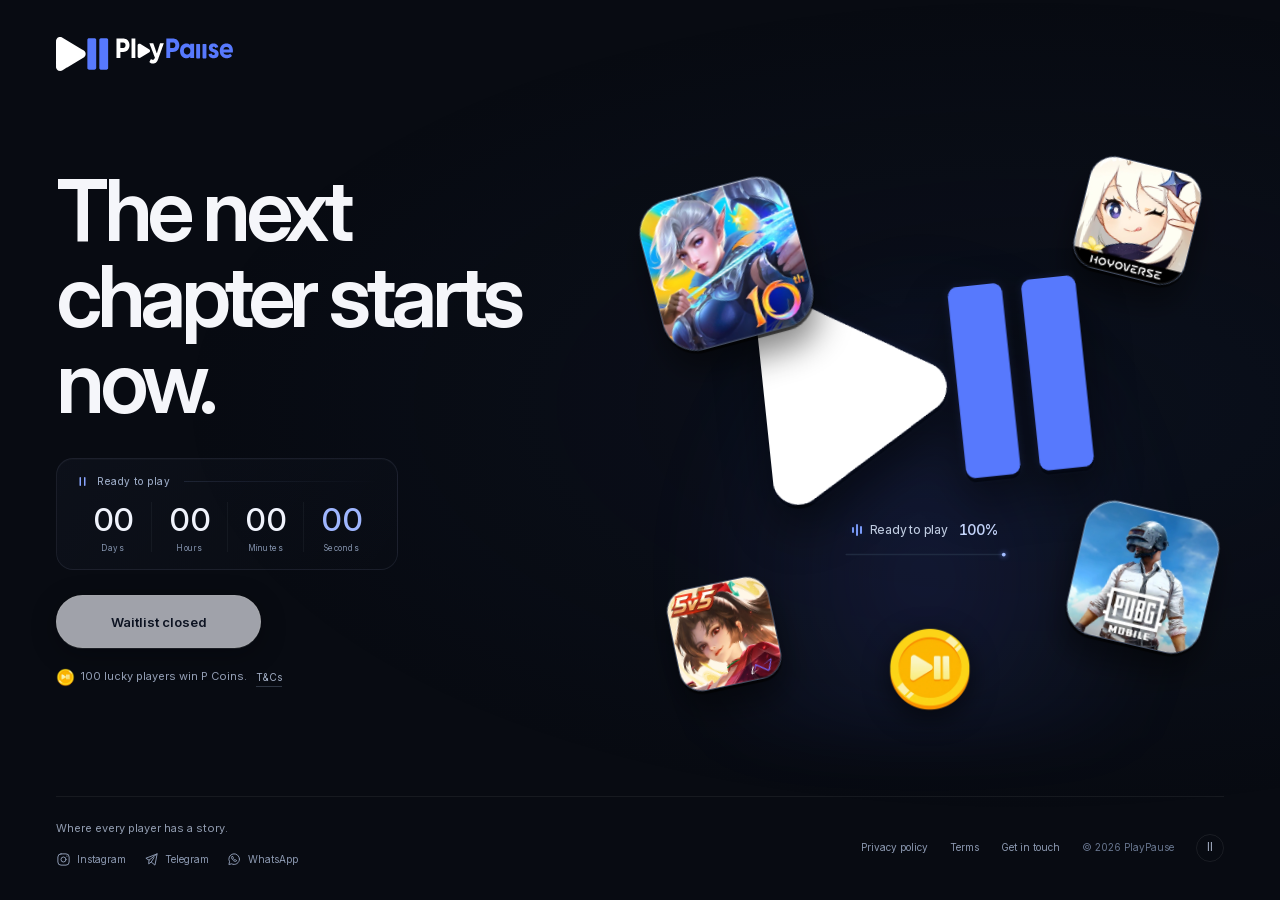
<file: index.html>
<!doctype html>
<html lang="en">
<head>
  <meta name="google-site-verification" content="D7yhHlUVB-pLb-nC0im33Prc1snZDcbacuNl--xhfxc" />
  <meta charset="utf-8" />
  <meta name="viewport" content="width=device-width,initial-scale=1" />
  <meta name="theme-color" content="#090f1b" />
  <title>PlayPause — The wait is almost over</title>
  <meta name="description" content="PlayPause opens on 14 November. Join the waitlist, tell us your game, and be part of what comes next." />
  <meta property="og:title" content="PlayPause. Your next chapter starts 14 November." />
  <meta property="og:description" content="Every game. Every player. Join the PlayPause waitlist." />
  <link rel="icon" href="/assets/brand/playpause-mark-night.svg" type="image/svg+xml" />
  <link rel="preload" href="/assets/fonts/InterVariable.woff2" as="font" type="font/woff2" crossorigin />
  <link rel="stylesheet" href="/styles.css" />
  <script type="module" src="/waitlist-app.js?v=20261020"></script>
</head>
<body>
  <div class="ambient" aria-hidden="true"></div>
  <header class="site-header">
    <a href="/" class="brand" aria-label="PlayPause home"><img src="/assets/brand/playpause-lockup-night-clean.svg" alt="PlayPause" width="190" height="37" /></a>
  </header>
  <main>
    <section class="launch" aria-labelledby="launch-title">
      <div class="launch-copy">
        <h1 id="launch-title"><span class="first-line">The wait is</span> <br /><span>almost over.</span></h1>
      </div>
      <div class="launch-art">
        <div class="art-glow" aria-hidden="true"></div>
        <div class="game-tile tile-mlbb"><img src="/assets/launch/mobile-legends.webp" alt="Mobile Legends" width="144" height="144" decoding="async" /></div>
        <div class="game-tile tile-genshin"><img src="/assets/launch/genshin-impact.webp" alt="Genshin Impact" width="96" height="96" /></div>
        <div class="game-tile tile-pubg"><img src="/assets/launch/pubg-mobile.webp" alt="PUBG Mobile" width="112" height="112" /></div>
        <div class="game-tile tile-hok"><img src="/assets/launch/honor-of-kings.webp" alt="Honor of Kings" width="72" height="72" /></div>
        <div class="launch-progress" role="progressbar" aria-label="Loading PlayPause for 14 November" aria-valuemin="0" aria-valuemax="100" aria-valuenow="0">
          <div class="logo-material" aria-hidden="true">
            <svg class="progress-logo" viewBox="0 0 640 414">
              <defs><clipPath id="launch-logo-fill"><rect x="0" y="0" width="0" height="414" data-logo-fill /></clipPath></defs>
              <image class="logo-awaiting" href="/assets/brand/playpause-mark-night.svg" width="640" height="414"/>
              <image class="logo-revealed" href="/assets/brand/playpause-mark-night.svg" width="640" height="414" clip-path="url(#launch-logo-fill)"/>
            </svg>
            <div class="logo-scan"></div>
          </div>
          <div class="progress-caption"><span class="loading-label"><span class="loading-signal" aria-hidden="true"><i></i><i></i><i></i></span><span data-progress-label>Loading PlayPause</span></span><span class="progress-value"><span data-launch-percent>0</span><span class="percent-sign">%</span></span></div>
          <svg class="launch-progress-track" viewBox="0 0 260 8" aria-hidden="true"><defs><linearGradient id="track-blue"><stop stop-color="#4a6ef1"/><stop offset="1" stop-color="#9bb6ff"/></linearGradient></defs><path class="progress-track-base" d="M4 4H256"/><path class="progress-track-fill" d="M4 4H256" pathLength="1" stroke-dasharray="1" stroke-dashoffset="1" data-progress-track /><circle class="progress-track-tip" cx="4" cy="4" r="3" data-progress-tip /></svg>
        </div>
        <div class="hero-coin" aria-hidden="true"><img src="/assets/launch/p-coin.webp" alt="" width="96" height="96" /></div>
      </div>
      <div class="launch-actions">
        <div class="launch-countdown" role="timer" aria-live="off" aria-label="Time until PlayPause launches" data-launch-countdown>
          <div class="countdown-heading"><svg viewBox="0 0 20 20" aria-hidden="true"><path d="M7 5v10M13 5v10"/></svg><span data-countdown-label>Unpausing in</span><span class="countdown-heading-line" aria-hidden="true"></span></div>
          <div class="countdown-units">
            <div><strong data-time-unit="days">00</strong><span>Days</span></div>
            <div><strong data-time-unit="hours">00</strong><span>Hours</span></div>
            <div><strong data-time-unit="minutes">00</strong><span>Minutes</span></div>
            <div><strong data-time-unit="seconds">00</strong><span>Seconds</span></div>
          </div>
        </div>
        <button class="join-button" data-open-waitlist type="button">Join the waitlist <span class="button-dot" aria-hidden="true"></span></button>
        <p class="reward-note"><span class="tiny-coin" aria-hidden="true"><img src="/assets/launch/p-coin.webp" alt="" width="22" height="22" /></span><span><span data-winner-count>100</span> lucky players win P Coins.</span> <button class="text-button" data-open-terms type="button">T&amp;Cs</button></p>
      </div>
    </section>
  </main>
  <footer class="site-footer">
    <p>Where every player has a story.</p>
    <nav class="footer-socials" aria-label="PlayPause social channels">
      <a href="https://www.instagram.com/playpausein/" target="_blank" rel="noopener noreferrer" aria-label="PlayPause on Instagram (opens in a new tab)"><svg viewBox="0 0 24 24" aria-hidden="true"><rect x="3" y="3" width="18" height="18" rx="5"/><circle cx="12" cy="12" r="4"/><circle class="social-dot" cx="17.5" cy="6.5" r="1"/></svg><span>Instagram</span></a>
      <a href="https://t.me/playpausein" target="_blank" rel="noopener noreferrer" aria-label="PlayPause on Telegram (opens in a new tab)"><svg viewBox="0 0 24 24" aria-hidden="true"><path d="m21 3-3.5 18-6-5-4 3 .5-6L21 3 3 10l5 3m3.5 3L16 9"/></svg><span>Telegram</span></a>
      <a href="https://whatsapp.com/channel/0029VbDD5mk0AgWEwmyvAH2b" target="_blank" rel="noopener noreferrer" aria-label="PlayPause official WhatsApp updates channel (opens in a new tab)"><svg viewBox="0 0 24 24" aria-hidden="true"><path d="M20 11.5a8.5 8.5 0 0 1-12.6 7.4L3 20l1.1-4.4A8.5 8.5 0 1 1 20 11.5Z"/><path d="m8.1 7.1-.7 1.4c-.5 1.1 1 3.7 2.9 5.2 1.7 1.4 3.2 1.7 4.1 1.2l1.2-1.1-2-1.4-.9.7a8 8 0 0 1-3.1-3.1l.6-.9-1.3-2Z"/></svg><span>WhatsApp</span></a>
    </nav>
    <div><a href="https://playpause.in/privacy">Privacy policy</a><a href="https://playpause.in/terms">Terms</a><a href="mailto:admin@playpause.in">Get in touch</a><span>© 2026 PlayPause</span><button class="motion-toggle" data-motion-toggle type="button" aria-label="Pause animation" aria-pressed="false"><span aria-hidden="true">Ⅱ</span></button></div>
  </footer>

  <dialog class="waitlist-dialog" id="waitlist-dialog" aria-labelledby="waitlist-title">
    <button type="button" class="close-dialog" data-close-dialog aria-label="Close waitlist">×</button>
    <div data-form-view>
      <h2 id="waitlist-title">Join the waitlist</h2>
      <form id="waitlist-form" novalidate>
        <div class="form-grid">
          <label class="full-field">Your name<input name="name" aria-label="Your name" autocomplete="name" maxlength="80" placeholder="What should we call you?" required /><small data-error="name"></small></label>
          <div class="full-field game-field"><span id="game-label">Your game</span><input name="game" type="hidden" /><button class="game-trigger" id="game-trigger" type="button" role="combobox" aria-labelledby="game-label game-selected" aria-haspopup="dialog" aria-controls="game-dialog" aria-expanded="false"><span id="game-selected">Choose your game</span><svg viewBox="0 0 20 20" aria-hidden="true"><path d="m6 8 4 4 4-4"/></svg></button><small data-error="game"></small></div>
          <label class="full-field" data-other-game hidden>Which game?<input name="otherGame" aria-label="Which game?" maxlength="80" placeholder="Your game" disabled /><small data-error="otherGame"></small></label>
          <label class="full-field">Player ID / in-game name<input name="playerId" aria-label="Player ID / in-game name" autocomplete="off" maxlength="100" placeholder="Your ID or gamer tag" required /><small data-error="playerId"></small></label>
          <div class="full-field phone-field"><label for="phone-number">Phone number</label><div class="phone-control"><button class="country-trigger" type="button" data-open-country aria-haspopup="dialog" aria-controls="country-dialog" aria-label="Country code: India +91"><span data-country-code>+91</span><svg viewBox="0 0 20 20" aria-hidden="true"><path d="m6 8 4 4 4-4"/></svg></button><input id="phone-number" name="phone" type="tel" autocomplete="tel-national" inputmode="tel" maxlength="24" placeholder="98765 43210" required /></div><small data-error="phone"></small></div>
          <label class="full-field">Email address<input name="email" aria-label="Email address" type="email" autocomplete="email" maxlength="254" placeholder="you@example.com" required /><small data-error="email"></small></label>
        </div>
        <div class="bot-field" aria-hidden="true"><label>Website<input name="website" tabindex="-1" autocomplete="off" /></label></div>
        <label class="consent"><input type="checkbox" name="consent" required /><span>I agree to the <button type="button" class="inline-link" data-inline-terms>terms &amp; privacy notice</button>.</span></label>
        <small class="field-error" data-error="consent"></small>
        <div class="inline-terms" data-inline-terms-panel hidden></div>
        <p class="form-status" role="status" data-form-status></p>
        <button class="submit-button" type="submit">Count me in</button>
      </form>
    </div>
    <div class="success-view" data-success-view hidden tabindex="-1">
      <h2>You’re on the list.</h2>
      <div class="pass-format" role="group" aria-label="Image format"><button type="button" data-pass-format="story" aria-pressed="true">Story / Status</button><button type="button" data-pass-format="post" aria-pressed="false">Post</button></div>
      <div class="pass-preview" data-pass-preview data-format="story"><canvas width="1080" height="1920" role="img" aria-label="Your PlayPause Player Pass"></canvas><button type="button" class="pass-edit" data-edit-pass aria-label="Edit name on pass"><svg viewBox="0 0 20 20" aria-hidden="true"><path d="m13 3 4 4-9 9-5 1 1-5Zm-2 2 4 4"/></svg></button></div>
      <label class="pass-name-field" data-pass-name-field hidden>Name on pass<input data-pass-name maxlength="24" autocomplete="off" /></label>
      <p class="story-bonus">Share on your Instagram Story and tag <a href="https://www.instagram.com/playpausein/" target="_blank" rel="noopener noreferrer">@playpausein</a> for an extra chance to win.</p>
      <div class="pass-actions"><button class="submit-button" type="button" data-share-pass disabled>Share pass</button><button class="pass-save" type="button" data-save-pass disabled>Save image</button></div><p class="pass-status" role="status" data-pass-status></p>
    </div>
  </dialog>
  <dialog class="game-dialog waitlist-dialog" id="game-dialog" aria-labelledby="game-picker-title"><button type="button" class="close-dialog" data-close-dialog aria-label="Close games">×</button><h2 id="game-picker-title">Your game</h2><label class="sr-only" for="game-search">Search games</label><input id="game-search" type="search" autocomplete="off" placeholder="Search games" /><div class="game-listbox" id="game-list" role="listbox" aria-labelledby="game-picker-title"></div></dialog>
  <dialog class="country-dialog waitlist-dialog" id="country-dialog" aria-labelledby="country-title"><button type="button" class="close-dialog" data-close-dialog aria-label="Close countries">×</button><h2 id="country-title">Country code</h2><label class="sr-only" for="country-search">Search country or calling code</label><input id="country-search" type="search" autocomplete="off" placeholder="Search country or code" /><div class="country-options" data-country-options></div></dialog>
  <dialog class="terms-dialog" id="terms-dialog" aria-labelledby="terms-title"><button type="button" class="close-dialog" data-close-dialog aria-label="Close terms">×</button><h2 id="terms-title">The small print.</h2><div data-terms-content></div></dialog>
</body>
</html>
</file>
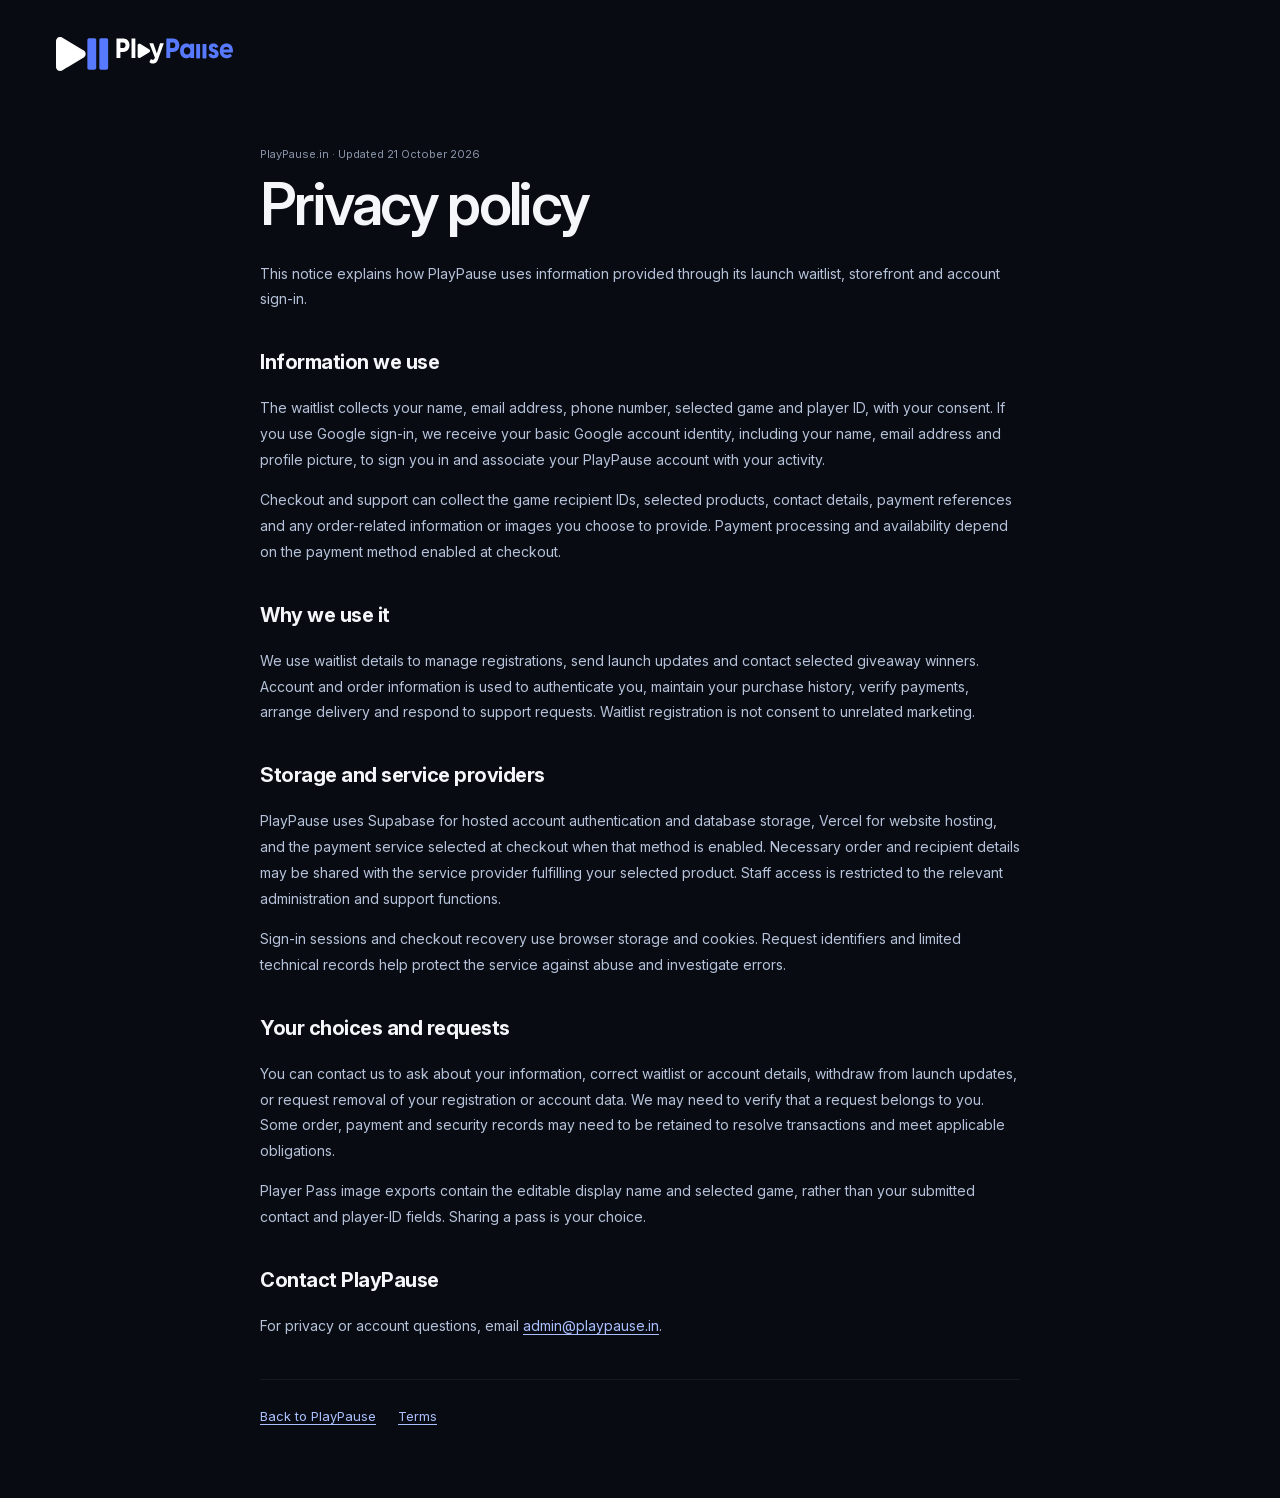
<file: privacy.html>
<!doctype html>
<html lang="en"><head><meta charset="utf-8"/><meta name="viewport" content="width=device-width,initial-scale=1"/><title>Privacy Policy — PlayPause.in</title><meta name="description" content="How PlayPause.in uses information for its waitlist, Google sign-in, accounts and orders."/><link rel="canonical" href="https://playpause.in/privacy"/><link rel="stylesheet" href="/styles.css"/></head>
<body><header class="site-header"><a class="brand" href="/" aria-label="PlayPause home"><img src="/assets/brand/playpause-lockup-night-clean.svg" width="177" height="40" alt="PlayPause"/></a></header><main class="legal-shell"><p class="legal-kicker">PlayPause.in · Updated 21 October 2026</p><h1>Privacy policy</h1><p>This notice explains how PlayPause uses information provided through its launch waitlist, storefront and account sign-in.</p>
<section><h2>Information we use</h2><p>The waitlist collects your name, email address, phone number, selected game and player ID, with your consent. If you use Google sign-in, we receive your basic Google account identity, including your name, email address and profile picture, to sign you in and associate your PlayPause account with your activity.</p><p>Checkout and support can collect the game recipient IDs, selected products, contact details, payment references and any order-related information or images you choose to provide. Payment processing and availability depend on the payment method enabled at checkout.</p></section>
<section><h2>Why we use it</h2><p>We use waitlist details to manage registrations, send launch updates and contact selected giveaway winners. Account and order information is used to authenticate you, maintain your purchase history, verify payments, arrange delivery and respond to support requests. Waitlist registration is not consent to unrelated marketing.</p></section>
<section><h2>Storage and service providers</h2><p>PlayPause uses Supabase for hosted account authentication and database storage, Vercel for website hosting, and the payment service selected at checkout when that method is enabled. Necessary order and recipient details may be shared with the service provider fulfilling your selected product. Staff access is restricted to the relevant administration and support functions.</p><p>Sign-in sessions and checkout recovery use browser storage and cookies. Request identifiers and limited technical records help protect the service against abuse and investigate errors.</p></section>
<section><h2>Your choices and requests</h2><p>You can contact us to ask about your information, correct waitlist or account details, withdraw from launch updates, or request removal of your registration or account data. We may need to verify that a request belongs to you. Some order, payment and security records may need to be retained to resolve transactions and meet applicable obligations.</p><p>Player Pass image exports contain the editable display name and selected game, rather than your submitted contact and player-ID fields. Sharing a pass is your choice.</p></section>
<section><h2>Contact PlayPause</h2><p>For privacy or account questions, email <a href="mailto:admin@playpause.in">admin@playpause.in</a>.</p></section><nav class="legal-links" aria-label="Policy navigation"><a href="/">Back to PlayPause</a><a href="/terms">Terms</a></nav></main></body></html>
</file>
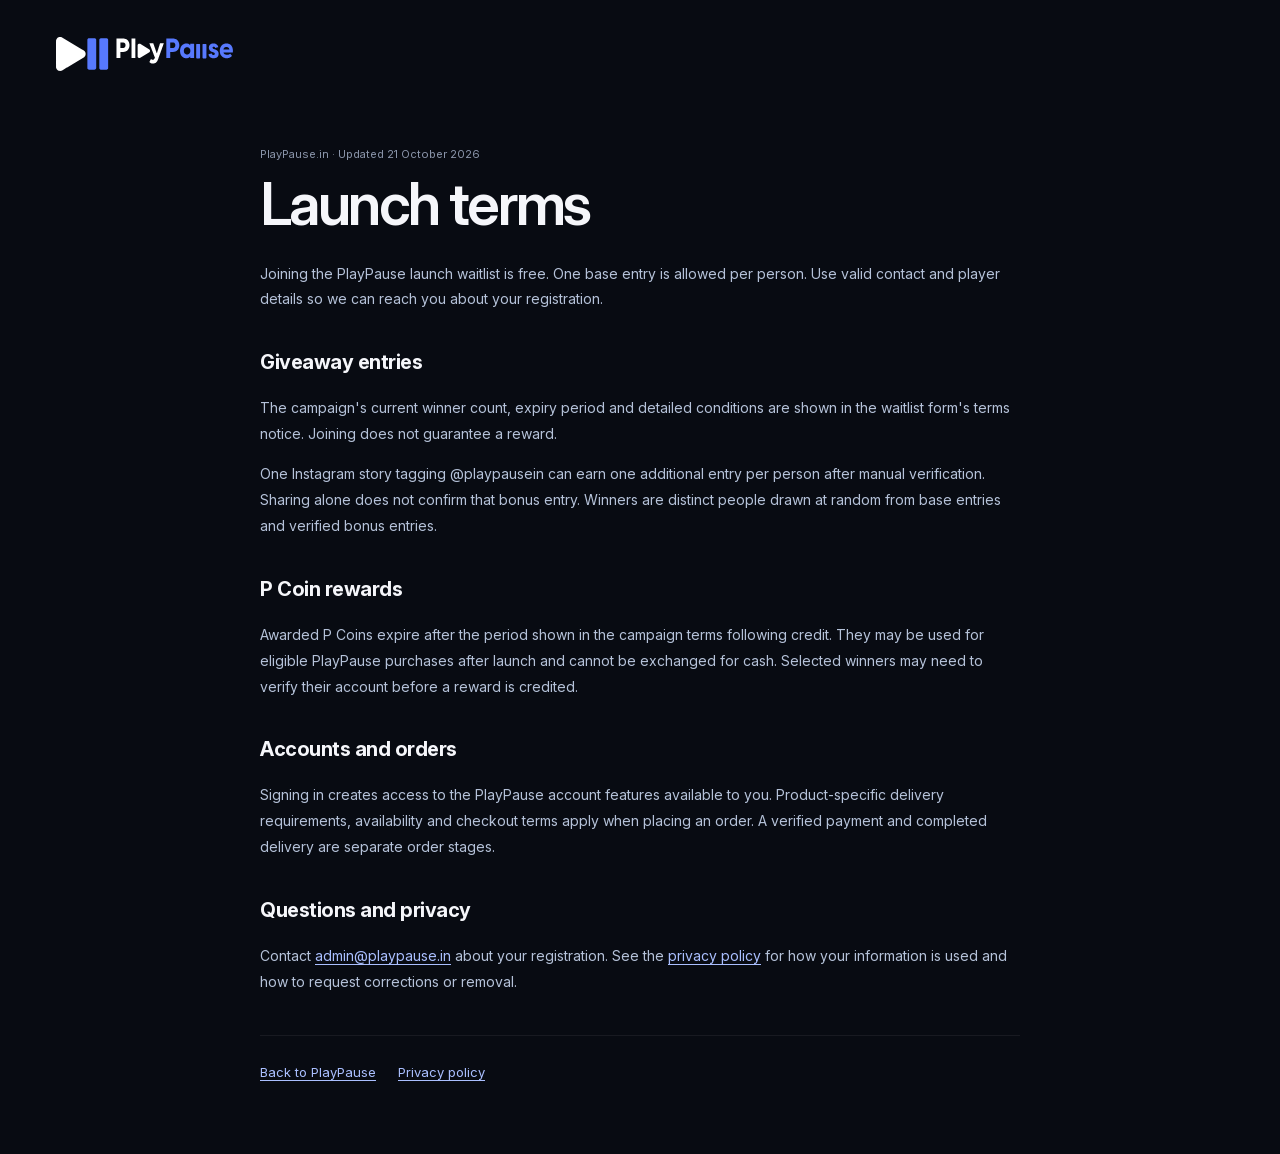
<file: terms.html>
<!doctype html>
<html lang="en"><head><meta charset="utf-8"/><meta name="viewport" content="width=device-width,initial-scale=1"/><title>Launch Terms — PlayPause.in</title><link rel="canonical" href="https://playpause.in/terms"/><link rel="stylesheet" href="/styles.css"/></head><body><header class="site-header"><a class="brand" href="/" aria-label="PlayPause home"><img src="/assets/brand/playpause-lockup-night-clean.svg" width="177" height="40" alt="PlayPause"/></a></header><main class="legal-shell"><p class="legal-kicker">PlayPause.in · Updated 21 October 2026</p><h1>Launch terms</h1><p>Joining the PlayPause launch waitlist is free. One base entry is allowed per person. Use valid contact and player details so we can reach you about your registration.</p><section><h2>Giveaway entries</h2><p>The campaign's current winner count, expiry period and detailed conditions are shown in the waitlist form's terms notice. Joining does not guarantee a reward.</p><p>One Instagram story tagging @playpausein can earn one additional entry per person after manual verification. Sharing alone does not confirm that bonus entry. Winners are distinct people drawn at random from base entries and verified bonus entries.</p></section><section><h2>P Coin rewards</h2><p>Awarded P Coins expire after the period shown in the campaign terms following credit. They may be used for eligible PlayPause purchases after launch and cannot be exchanged for cash. Selected winners may need to verify their account before a reward is credited.</p></section><section><h2>Accounts and orders</h2><p>Signing in creates access to the PlayPause account features available to you. Product-specific delivery requirements, availability and checkout terms apply when placing an order. A verified payment and completed delivery are separate order stages.</p></section><section><h2>Questions and privacy</h2><p>Contact <a href="mailto:admin@playpause.in">admin@playpause.in</a> about your registration. See the <a href="/privacy">privacy policy</a> for how your information is used and how to request corrections or removal.</p></section><nav class="legal-links" aria-label="Policy navigation"><a href="/">Back to PlayPause</a><a href="/privacy">Privacy policy</a></nav></main></body></html>
</file>
<file: styles.css>
@font-face{font-family:Inter;src:url('/assets/fonts/InterVariable.woff2') format('woff2');font-weight:100 900;font-display:swap}
:root{color-scheme:dark;--bg:#080b12;--text:#f5f6fa;--muted:#8a95aa;--blue:#6c8bff;--line:#ffffff10;font-family:Inter,system-ui,sans-serif;font-synthesis:none}
.legal-shell{display:block;width:min(760px,calc(100% - 40px));padding:25px 0 70px;line-height:1.85}.legal-shell h1{font-size:clamp(36px,6vw,58px);letter-spacing:-.045em;margin:10px 0 26px}.legal-shell h2{font-size:20px;letter-spacing:-.025em;margin:32px 0 12px}.legal-shell p{font-size:14px;color:#b5c2d9}.legal-shell .legal-kicker{font-size:11px;color:var(--muted)}.legal-shell a{color:#aabfff;text-decoration:underline;text-underline-offset:3px}.legal-links{display:flex;flex-wrap:wrap;gap:22px;margin-top:40px;padding-top:24px;border-top:1px solid var(--line);font-size:13px}
*{box-sizing:border-box}body{margin:0;min-height:100svh;background:var(--bg);color:var(--text);display:flex;flex-direction:column;overflow-x:hidden}button,input,select,textarea{font:inherit}button,a{-webkit-tap-highlight-color:transparent}button{cursor:pointer}button:disabled{cursor:wait;opacity:.65}a{color:inherit;text-decoration:none}button:focus-visible,a:focus-visible{outline:2px solid #9eafff;outline-offset:5px}[hidden]{display:none!important}.sr-only{position:absolute!important;width:1px;height:1px;padding:0;margin:-1px;overflow:hidden;clip-path:inset(50%);white-space:nowrap;border:0}
.ambient{position:fixed;inset:0;z-index:-1;pointer-events:none;background:radial-gradient(ellipse at 80% 45%,#14214335,transparent 58%)}
.site-header,.site-footer{width:calc(100% - 112px);max-width:1440px;margin-inline:auto}
.site-header{height:108px;flex:none;display:flex;align-items:center}.brand{display:block;line-height:0}.brand img{width:177px;height:auto;display:block}
main{width:min(1240px,calc(100% - 112px));margin-inline:auto;flex:1;display:grid;align-items:center;padding:20px 0 70px}
.launch{display:grid;grid-template-columns:1fr 1.12fr;grid-template-rows:auto auto;column-gap:35px;align-items:center;position:relative;min-height:510px}
.launch-copy{grid-column:1;grid-row:1;align-self:end;position:relative;z-index:2;padding-bottom:32px}
h1{margin:0;font-size:clamp(57px,6.6vw,89px);font-weight:600;letter-spacing:-.065em;line-height:1.02}h1>span{display:inline-block;padding:.08em .09em;margin:-.08em -.09em;color:#8ba3ff;background:linear-gradient(110deg,#c0ccff 4%,#8aa4ff 42%,#567afb);background-clip:text;-webkit-text-fill-color:transparent}h1>.first-line{color:var(--text);background:linear-gradient(180deg,#fff 30%,#dfe4ef);background-clip:text}h1 br{display:block}
.launch-art{grid-column:2;grid-row:1/3;position:relative;width:100%;aspect-ratio:1;max-width:575px;justify-self:center;isolation:isolate}
.art-glow{position:absolute;inset:11% -4% -4%;background:radial-gradient(ellipse at 50% 70%,#526dff20,transparent 62%);filter:blur(30px);z-index:-1}
.launch-progress{position:absolute;inset:25% 22% auto;z-index:3;display:flex;flex-direction:column;align-items:center;justify-content:center}
.logo-material{position:relative;flex:none;width:100%;aspect-ratio:640/414;filter:drop-shadow(0 4px 0 #02050c) drop-shadow(0 20px 23px #0007);transform:rotate(-6deg);isolation:isolate}
.progress-logo{width:100%;height:100%;display:block;overflow:visible}.logo-awaiting{opacity:.48}.logo-revealed{filter:drop-shadow(0 0 7px #5b7aff28)}
.logo-scan{position:absolute;inset:0;mask:url('/assets/brand/playpause-mark-night.svg') center/contain no-repeat;overflow:hidden;opacity:.75}.logo-scan:after{content:'';position:absolute;inset:0 -100%;background:linear-gradient(115deg,transparent 38%,#afcaff70 48%,#6b93ffb3 50%,transparent 61%);animation:logo-sweep 6s ease-in-out infinite;will-change:transform}
.progress-caption{width:100%;display:flex;align-items:center;justify-content:center;gap:11px;margin-top:29px}.loading-label{min-width:0;display:flex;align-items:center;gap:8px;font-size:12px;letter-spacing:-.02em;color:#c0cce1;font-weight:450;line-height:1.5}.loading-signal{display:flex;align-items:center;gap:2px;flex:none;height:14px}.loading-signal i{display:block;width:2px;height:6px;border-radius:2px;background:#7d9fff;box-shadow:0 0 8px #668bff35;animation:loading-signal 2.4s ease-in-out infinite}.loading-signal i:nth-child(2){height:12px;animation-delay:.2s}.loading-signal i:nth-child(3){height:8px;animation-delay:.4s}.progress-value{font-size:14px;line-height:1;letter-spacing:-.035em;font-weight:550;color:#c8d8ff;font-variant-numeric:tabular-nums;white-space:nowrap;display:flex;align-items:baseline;flex:none}.percent-sign{font:inherit;color:inherit;margin-left:1px;letter-spacing:inherit}
.launch-progress-track{display:block;width:178px;max-width:82%;height:5px;overflow:visible;fill:none;stroke-linecap:round;stroke-width:2.5;margin-top:13px}.progress-track-base{stroke:#28364c;opacity:.65}.progress-track-fill{stroke:url(#track-blue);filter:drop-shadow(0 0 3px #557cff60);transition:stroke-dashoffset 1s ease}.progress-track-tip{fill:#a4bdff;stroke:none;filter:drop-shadow(0 0 4px #6e93ff);animation:progress-pulse 2.4s ease-in-out infinite}
@keyframes loading-signal{0%,100%{opacity:.45;transform:scaleY(.6)}50%{opacity:1;transform:scaleY(1)}}
@keyframes progress-pulse{0%,100%{opacity:.55}50%{opacity:1}}
.launch-progress[data-complete=true] .logo-scan{display:none}
@keyframes logo-sweep{0%,15%{transform:translate3d(-35%,0,0)}75%,100%{transform:translate3d(35%,0,0)}}
.game-tile{position:absolute;border-radius:22%;overflow:hidden;line-height:0;border:1px solid #ffffff30;background:#17243d;box-shadow:0 3px 1px #000a,0 20px 32px #0007,inset 0 1px #fff4;animation:tile-drift 8s ease-in-out infinite;will-change:translate}
.game-tile:after{content:'';position:absolute;inset:0;border-radius:inherit;box-shadow:inset 0 1px 1px #fff8,inset 0 0 0 1px #ffffff15;pointer-events:none;background:linear-gradient(130deg,#ffffff15,transparent 40%)}.game-tile img{width:100%;height:100%;object-fit:cover;display:block}
.tile-mlbb{width:27%;aspect-ratio:1;left:2%;top:8%;transform:rotate(-15deg);z-index:4;animation-delay:-2s}
.tile-genshin{width:20%;aspect-ratio:1;right:3%;top:4%;transform:rotate(14deg);z-index:1;animation-delay:-4s}
.tile-pubg{width:24%;aspect-ratio:1;right:0;bottom:12%;transform:rotate(13deg);z-index:4;animation-delay:-1s}
.tile-hok{width:18%;aspect-ratio:1;left:6%;bottom:5%;transform:rotate(-12deg);z-index:1;animation-delay:-6s}
.hero-coin{position:absolute;width:16%;aspect-ratio:1;left:43%;bottom:-1%;z-index:5;filter:drop-shadow(0 7px 13px #0009);animation:coin-float 7s ease-in-out infinite}.hero-coin img{width:100%;height:100%;object-fit:contain}
.launch-actions{grid-row:2;grid-column:1;align-self:start;position:relative;z-index:4}
.launch-countdown{width:min(342px,100%);padding:15px 18px 17px;margin:0 0 25px;border:1px solid #becfff16;border-radius:17px;background:linear-gradient(125deg,#9ab4ff09,#ffffff02);box-shadow:inset 0 1px 0 #e0eaff05;text-align:left}
.countdown-heading{display:flex;align-items:center;gap:7px;color:#9baac5;font-size:10px;line-height:1;letter-spacing:.055em;font-weight:450}.countdown-heading svg{width:15px;height:15px;fill:none;stroke:#8aa5ff;stroke-width:2;stroke-linecap:round;flex:none}.countdown-heading-line{height:1px;background:linear-gradient(90deg,#a2baff20,transparent);margin-left:7px;flex:1}.countdown-units{display:grid;grid-template-columns:repeat(4,minmax(0,1fr));margin-top:13px}.countdown-units>div{min-width:0;display:flex;flex-direction:column;align-items:center;gap:7px;border-left:1px solid #d7e3ff0d}.countdown-units>div:first-child{border:0}.countdown-units strong{display:block;font-size:32px;font-weight:500;line-height:1;letter-spacing:-.045em;font-variant-numeric:tabular-nums;color:#f0f3fc}.countdown-units>div:last-child strong{color:#9fb6ff}.countdown-units>div>span{font-size:8px;line-height:1;letter-spacing:.07em;color:#8493ad}
@media(max-width:760px){.launch-countdown{margin:0 auto 23px;width:min(322px,100%);padding:14px 16px 16px;border-radius:16px}.countdown-units strong{font-size:30px}.countdown-heading{font-size:10px}}
.countdown-digit{position:relative;display:inline-block;width:.63em;height:1.12em;vertical-align:top;overflow:hidden;letter-spacing:0}.countdown-digit>span{position:absolute;inset:0;display:block;line-height:1.12;text-align:center}
.join-button{min-height:53px;min-width:205px;padding:0 28px;display:inline-flex;align-items:center;justify-content:center;background:#f3f5fc;border:1px solid #fff8;border-radius:28px;color:#121a2c;font-weight:600;font-size:13px;box-shadow:0 1px 0 #fff2,0 6px 26px #01030a80;transition:background .2s,transform .2s,box-shadow .2s}.join-button:hover{background:white;transform:translateY(-2px);box-shadow:0 1px 0 #fff2,0 8px 28px #223c7a30}.button-dot{display:none}
.reward-note{display:flex;gap:6px;align-items:center;flex-wrap:wrap;color:#95a0b7;font-size:11px;line-height:1.8;margin:19px 0 0}.tiny-coin{width:19px;height:19px;line-height:0}.tiny-coin img{width:100%;height:100%;object-fit:contain}.text-button{padding:0;border:0;background:none;font-size:inherit;color:inherit}.reward-note .text-button{font-size:10px;color:#a0acc2;border-bottom:1px solid #7c8ba454;margin-left:3px}.text-button:hover,.site-footer a:hover{color:white}
.site-footer{display:grid;grid-template-columns:1fr auto;align-items:center;gap:4px 24px;border-top:1px solid var(--line);padding:22px 0 24px;color:#68768f;font-size:10px;line-height:1.7}.site-footer p{margin:0;color:#919cb0;font-size:11px}.site-footer>div{grid-column:2;grid-row:1/3;display:flex;align-items:center;gap:22px}.site-footer button,.site-footer a{color:#8c99b1;font-size:10px}.footer-socials{grid-column:1;grid-row:2;display:flex;align-items:center;gap:18px;flex-wrap:wrap}.footer-socials a{display:inline-flex;align-items:center;gap:6px;min-height:34px;transition:color .2s,transform .2s}.footer-socials a:hover{color:#c2d0ff;transform:translateY(-1px)}.footer-socials svg{width:15px;height:15px;fill:none;stroke:currentColor;stroke-width:1.6;stroke-linecap:round;stroke-linejoin:round}.footer-socials .social-dot{fill:currentColor;stroke:none}.motion-toggle{display:grid;place-items:center;width:28px;height:28px;padding:0;border:1px solid #ffffff13;background:none;border-radius:50%;color:#a1abc0!important;font-size:12px!important}.motion-toggle:hover{border-color:#ffffff30}.dialog-open{overflow:hidden}.page-hidden .launch-progress *,.page-hidden .game-tile,.page-hidden .hero-coin,.page-hidden .success-coin,.motion-paused *{animation-play-state:paused!important}
@keyframes tile-drift{0%,100%{translate:0 0}50%{translate:0 -8px}}
@keyframes coin-float{0%,100%{translate:0 0;rotate:-8deg}50%{translate:0 -6px;rotate:5deg}}
@media(min-width:1500px){.launch{min-height:600px}h1{font-size:96px}.launch-art{max-width:610px}}
@media(max-width:1100px) and (min-width:761px){.site-header,.site-footer{width:calc(100% - 80px)}main{width:calc(100% - 80px)}.launch{column-gap:15px;min-height:460px}h1{font-size:clamp(54px,6.4vw,72px)}.site-footer>div{gap:14px}.site-footer p{max-width:150px}.reward-note{max-width:290px;font-size:10px}}
@media(max-width:760px){.site-header,.site-footer{width:calc(100% - 44px)}.site-header{height:82px}.brand img{width:151px}main{width:100%;padding:24px 0 37px}.launch{display:flex;flex-direction:column;gap:0;min-height:0;text-align:center}.launch-copy{padding:0 20px;align-self:auto;width:100%}h1{font-size:clamp(50px,11.5vw,75px);line-height:1.03;letter-spacing:-.065em}.launch-art{width:min(430px,100%);margin:22px 0 30px;flex:none}.launch-progress{inset:25% 22% auto}.progress-caption{margin-top:25px;width:100%;gap:10px}.loading-label{font-size:12px;gap:7px}.progress-value{font-size:14px}.launch-progress-track{width:160px;max-width:76%;margin-top:12px}.tile-mlbb{width:26%;left:5%;top:7%}.tile-genshin{width:21%;right:6%;top:4%}.tile-pubg{width:24%;right:3%;bottom:10%}.tile-hok{width:19%;left:6%;bottom:6%}.hero-coin{width:15%;left:43%;bottom:-1%}.launch-actions{align-self:auto;width:100%;padding:0 20px}.join-button{min-height:51px;min-width:213px;font-size:13px}.reward-note{justify-content:center;font-size:10px;margin:17px 0 0;gap:5px}.reward-note .text-button{font-size:9px}.tiny-coin{width:17px;height:17px}.site-footer{padding:20px 0;flex-direction:column;justify-content:center;text-align:center;gap:13px}.site-footer p{font-size:10px}.site-footer>div{gap:16px;justify-content:center;flex-wrap:wrap}.site-footer button,.site-footer a{font-size:9px}.motion-toggle{width:26px;height:26px}.waitlist-dialog,.terms-dialog{padding:32px 23px 26px;border-radius:15px}.waitlist-dialog h2{font-size:25px}.dialog-intro{font-size:11px;margin-bottom:20px}.form-grid{gap:12px 10px}.form-grid label{font-size:10px}input,select{font-size:16px;min-height:43px;padding:10px}.consent{font-size:10px}.form-footnote{font-size:9px}}
@media(max-width:360px){.site-header,.site-footer{width:calc(100% - 36px)}.brand img{width:139px}.site-header{height:74px}h1{font-size:48px}.launch-art{margin-top:22px;margin-bottom:30px}.progress-caption{margin-top:25px;gap:8px}.loading-label{font-size:11px;gap:6px}.progress-value{font-size:13px}.launch-progress-track{width:145px;max-width:76%;margin-top:11px}.reward-note{font-size:9px}.form-grid label{grid-column:1/-1}.site-footer>div{gap:13px}}
@media(prefers-reduced-motion:reduce){*,*::before,*::after{animation:none!important;transition:none!important;scroll-behavior:auto!important}}
.dialog-open .launch-art *,.dialog-open .launch-art *::after,.page-hidden .launch-art *::after,.motion-paused *::after{animation-play-state:paused!important}
@media(max-width:760px){.art-glow{filter:none}.logo-material{filter:drop-shadow(0 10px 12px #0006)}.hero-coin{will-change:transform,translate,rotate}dialog::backdrop{backdrop-filter:blur(5px)!important}.waitlist-dialog,.terms-dialog{backdrop-filter:blur(12px)!important}}
@media(max-width:760px){.site-footer{display:flex}.footer-socials{justify-content:center;gap:20px}}
dialog{position:fixed;max-height:calc(100svh - 36px);overflow:auto;border:1px solid #fff5;border-radius:20px;padding:38px;color:#18223a;background:#f6f7fc;box-shadow:0 32px 100px #0007;color-scheme:light}dialog::backdrop{background:#030711c9;backdrop-filter:blur(12px)}.waitlist-dialog{width:min(520px,calc(100% - 32px))}.close-dialog{position:absolute;top:15px;right:17px;border:0;background:#e8ebf4;color:#667087;font-size:23px;line-height:1;width:32px;height:32px;border-radius:50%;display:grid;place-items:center}.close-dialog:hover{background:#dce2f0}.dialog-game-art{display:flex;margin-bottom:21px;gap:0}.dialog-game-art img{border-radius:11px;border:2px solid #f6f7fc;transform:rotate(-8deg)}.dialog-game-art img+img{margin-left:-10px;transform:rotate(4deg)}.dialog-game-art img:last-child{transform:rotate(12deg)}dialog h2{font-size:32px;letter-spacing:-.055em;line-height:1.1;font-weight:650;margin:0 0 13px}.dialog-intro{color:#7c8494;font-size:12px;line-height:1.6;margin:0 0 24px}.form-grid{display:grid;grid-template-columns:1fr 1fr;gap:13px 12px}.form-grid label{display:flex;flex-direction:column;gap:6px;font-size:11px;color:#59627a;font-weight:550}.full-field{grid-column:1/-1}input,select,textarea{width:100%;min-width:0;min-height:44px;padding:11px 12px;border:1px solid #dce1ed;background:#fff;color:#24304a;font-size:12px;border-radius:7px;outline:none}input::placeholder,textarea::placeholder{color:#abb2c2}input:focus,select:focus,textarea:focus{border-color:#6e89f9;box-shadow:0 0 0 3px #607afa12}input[aria-invalid=true],select[aria-invalid=true]{border-color:#c55959}.form-grid [data-error]:empty,.field-error:empty{display:none}[data-error]{color:#b34848;font-size:10px;line-height:1.5;min-height:0}.consent{display:flex;align-items:center;gap:9px;font-size:10px;color:#758097;margin-top:18px;line-height:1.6}.consent input{width:15px;height:15px;min-height:0;accent-color:#506fe6;margin:0;flex:none}.inline-link{font:inherit;padding:0;color:#506dcc;border:0;border-bottom:1px solid #506dcc4a;background:none}.submit-button{width:100%;min-height:47px;border:0;border-radius:7px;background:#536fe6;color:white;font-size:12px;font-weight:600;transition:background .2s}.submit-button:hover{background:#405dd4}.form-status{font-size:11px;line-height:1.5;color:#a24444;margin:14px 0 10px}.form-status:empty{margin:14px 0 0}.form-footnote{text-align:center;color:#9299a9;font-size:9px;line-height:1.5;margin:12px 0 0}.bot-field{position:absolute;left:-9999px;top:0;width:1px;height:1px;overflow:hidden}.inline-terms{margin:16px 0;padding:14px;border-radius:7px;background:#e9edf6;font-size:11px;line-height:1.7;color:#67728a}.terms-dialog{width:min(540px,calc(100% - 32px))}.terms-dialog h2{margin-bottom:24px}.terms-dialog p,.terms-dialog li{font-size:12px;line-height:1.8;color:#6a758c}.terms-dialog h3{font-size:13px;color:#253451;margin:24px 0 8px}.terms-dialog ul,.inline-terms ul{padding-left:18px}.terms-dialog a{color:#4c67c7}.success-view{text-align:center;padding:38px 0 15px}.success-coin{width:100px;height:100px;margin:0 auto 12px;animation:coin-float 6s ease-in-out infinite}.success-coin img{width:100%;height:100%;object-fit:contain}.success-check{display:grid;place-items:center;width:25px;height:25px;color:#526fe6;background:#e5eaff;border-radius:50%;margin:-22px auto 25px;position:relative}.success-view p{font-size:13px;line-height:1.8;color:#8690a4;margin:0 0 30px}.success-view h2{font-size:32px}
.studio-body{background:#f6f7fc;color:#24304a;color-scheme:light}.studio{display:block;width:min(560px,calc(100% - 44px));padding:50px 0}.studio h1{font-size:44px;margin-top:30px;letter-spacing:-.05em}.studio .intro{color:#8590a4}.studio form{display:grid;gap:21px}.studio label{display:grid;gap:8px;font-size:12px}.studio textarea{resize:vertical;line-height:1.5}.studio-note{font-size:11px;line-height:1.7;color:#8590a4;margin:0}.studio-back{font-size:12px;color:#536fe6}.studio [role=status]{font-size:12px;color:#536fe6;margin:0}



/* Waitlist glass and selection controls. */
.waitlist-dialog{color-scheme:dark;color:#eff4ff;background:linear-gradient(145deg,#ffffff07,transparent 42%,#5779fd04),#080b12eb;border:1px solid #dceaff24;border-radius:24px;box-shadow:inset 0 1px 0 #ffffff25,inset 1px 0 0 #d3e7ff0a,0 28px 90px #0009,0 0 60px #3d68bf0a;backdrop-filter:blur(32px) saturate(150%);-webkit-backdrop-filter:blur(32px) saturate(150%);padding:35px}
.waitlist-dialog::before{content:'';position:absolute;inset:0;pointer-events:none;border-radius:inherit;background:linear-gradient(130deg,#ffffff05,transparent 30%,transparent 65%,#5779fd03);z-index:0}.waitlist-dialog>[data-form-view],.waitlist-dialog>.success-view{position:relative;z-index:1}.waitlist-dialog .close-dialog{z-index:5;color:#d6e3fc;border:1px solid #d2e4ff1a;background:#bfd9ff0a;box-shadow:inset 0 1px #fff0;transition:background .2s,transform .2s}.waitlist-dialog .close-dialog:hover{background:#d2e4ff18;transform:rotate(90deg)}
.waitlist-dialog .dialog-game-art img{border:2px solid #28364b;box-shadow:0 3px 10px #0004}.waitlist-dialog h2{color:#f4f7ff;font-size:26px;font-weight:600;letter-spacing:-.045em;line-height:1.2;margin:0 40px 24px 0}.waitlist-dialog .dialog-intro{color:#aabbd5;line-height:1.6}.waitlist-dialog .form-grid label,.game-field{color:#bdcce1;font-size:11px;font-weight:500}
.waitlist-dialog input:not([type=checkbox]),.game-trigger{border:1px solid #c5dcff22;background:linear-gradient(120deg,#d2e3ff0b,#c5dcff04);box-shadow:inset 0 1px 0 #f0f7ff05;color:#e6eeff;border-radius:10px;transition:border-color .2s,background .2s,box-shadow .2s;min-height:45px}.waitlist-dialog input::placeholder{color:#859bbd}.waitlist-dialog input:not([type=checkbox]):hover,.game-trigger:hover{background-color:#c5dcff05;border-color:#c5dcff38}.waitlist-dialog input:focus,.game-trigger:focus-visible{border-color:#91afff99;box-shadow:0 0 0 3px #779cff12,inset 0 1px 0 #f0f7ff0b;outline:none}.waitlist-dialog [aria-invalid=true]{border-color:#f7a3a999!important}.waitlist-dialog [data-error],.waitlist-dialog .form-status{color:#ffb6bb}.waitlist-dialog .consent{color:#a9bcd7;align-items:flex-start}.waitlist-dialog .consent input{margin-top:1px;accent-color:#89a7ff}.waitlist-dialog .inline-link{color:#b2c7ff;border-bottom-color:#adc5ff50}.waitlist-dialog .inline-terms{color:#b9c9e2;background:#06112170;border:1px solid #c3dbff14;box-shadow:inset 0 1px #ffffff08}.waitlist-dialog .inline-terms h3{color:#e5eeff}.waitlist-dialog .inline-terms a{color:#b2c7ff}
.waitlist-dialog .submit-button{border-radius:10px;min-height:48px;background:linear-gradient(110deg,#698cff,#5277ec);border:1px solid #c4d5ff28;color:#fff;box-shadow:inset 0 1px 0 #e0eaff30,0 5px 18px #18335d42;transition:filter .2s,transform .2s,box-shadow .2s}.waitlist-dialog .submit-button:hover{filter:brightness(1.08);box-shadow:inset 0 1px 0 #e0eaff35,0 8px 23px #456be324}.waitlist-dialog .submit-button:active{transform:scale(.985)}.waitlist-dialog .success-view p{color:#aabedb}.waitlist-dialog .success-check{background:#92b1ff20;color:#bad0ff;box-shadow:0 0 0 4px #1e2f47}
.game-field{display:flex;flex-direction:column;gap:6px;position:relative;min-width:0}.game-trigger{display:flex;align-items:center;justify-content:space-between;gap:10px;padding:11px 12px;width:100%;font-size:12px;font-weight:400;text-align:left;color:#859bbd;cursor:pointer}.game-trigger.has-value{color:#e6eeff}.game-trigger>svg{width:16px;height:16px;flex:none;fill:none;stroke:#a6bcdf;stroke-width:1.7;stroke-linecap:round;stroke-linejoin:round;transition:transform .25s}.game-trigger[aria-expanded=true]{border-color:#91afff99;background-color:#d4e4ff07}.game-trigger[aria-expanded=true]>svg{transform:rotate(180deg)}
.game-listbox{display:grid;grid-template-columns:repeat(3,minmax(0,1fr));gap:4px;position:absolute;inset:calc(100% + 7px) 0 auto;z-index:20;padding:6px;max-height:254px;overflow-y:auto;overscroll-behavior:contain;border-radius:13px;border:1px solid #c6ddff35;background:linear-gradient(135deg,#ffffff07,transparent),#0b101af7;backdrop-filter:blur(30px) saturate(150%);-webkit-backdrop-filter:blur(30px) saturate(150%);box-shadow:inset 0 1px #dceaff13,0 16px 40px #0007;scrollbar-width:thin;scrollbar-color:#627a9b55 transparent;transform-origin:50% 0}.game-listbox.is-closing{pointer-events:none}.game-option{position:relative;width:100%;min-height:86px;display:flex;flex-direction:column;justify-content:center;align-items:center;gap:6px;padding:9px 3px;border:1px solid transparent;border-radius:8px;background:none;color:#c4d3eb;text-align:center;font-size:10px;line-height:1.3;transition:background .15s,border-color .15s,color .15s}.game-option:hover,.game-option:focus-visible{outline:none;background:#d0e3ff0d;border-color:#d0e3ff0b;color:#f5f8ff}.game-option[aria-selected=true]{background:#87a9ff18;color:#e6eeff;border-color:#a6c0ff25}.game-option-art{display:grid;place-items:center;width:39px;height:39px;flex:none;border-radius:7px;object-fit:cover;background:linear-gradient(145deg,#7499e638,#86abff0d);border:1px solid #bfd7ff15;font-size:9px;letter-spacing:-.02em;font-weight:650;color:#c0d2ff}.game-option-check{position:absolute;top:5px;right:6px;color:#adc4ff;font-size:12px;opacity:0}.game-option[aria-selected=true] .game-option-check{opacity:1}
dialog::backdrop{background:#0207108c;backdrop-filter:blur(8px);animation:modal-backdrop-in .32s ease both}dialog.is-closing::backdrop{animation:modal-backdrop-out .24s ease both}
@keyframes modal-backdrop-in{from{opacity:0}to{opacity:1}}@keyframes modal-backdrop-out{from{opacity:1}to{opacity:0}}
html{overflow-x:clip}.art-glow{left:0;right:0}
@media(max-width:760px){.waitlist-dialog{padding:31px 23px 25px;border-radius:22px;max-height:calc(100svh - 24px)}.waitlist-dialog h2{font-size:25px}.waitlist-dialog .dialog-intro{font-size:11px}.waitlist-dialog .form-grid label,.game-field{font-size:10px}.waitlist-dialog input:not([type=checkbox]){font-size:16px;min-height:44px;padding:10px 11px}.game-trigger{font-size:13px;min-height:44px;padding:10px 11px}.game-listbox{max-height:230px}.game-option{font-size:10px;min-height:85px}.waitlist-dialog .consent{font-size:10px;line-height:1.7}.waitlist-dialog .submit-button{font-size:13px}.waitlist-dialog .close-dialog{width:31px;height:31px}}
@media(prefers-contrast:more){.waitlist-dialog,.game-listbox{background:#080b12}.waitlist-dialog input:not([type=checkbox]),.game-trigger{border-color:#a4b5d1}.waitlist-dialog .dialog-intro,.waitlist-dialog .consent{color:#d1def2}}
@supports not (backdrop-filter:blur(1px)){.waitlist-dialog{background:#080b12fa}.game-listbox{background:#0b101afa}}
.phone-field{display:flex;flex-direction:column;gap:6px;min-width:0}.phone-field>label{font-size:11px;font-weight:500;color:#bdcce1}.phone-control{display:flex;align-items:center;min-height:45px;border:1px solid #c5dcff22;border-radius:10px;background:linear-gradient(120deg,#d2e3ff0b,#c5dcff04);box-shadow:inset 0 1px 0 #f0f7ff05;transition:border-color .2s,box-shadow .2s}.phone-control:focus-within{border-color:#91afff99;box-shadow:0 0 0 3px #779cff12}.waitlist-dialog .phone-control>input{border:0;border-radius:0;background:none;box-shadow:none;flex:1;min-width:0;width:0}.waitlist-dialog .phone-control>input:focus{border:0;box-shadow:none;background:none}.country-trigger{display:flex;align-items:center;justify-content:center;gap:5px;align-self:stretch;padding:0 10px 0 13px;min-width:77px;color:#c4d4ef;font-size:13px;font-weight:500;border:0;border-right:1px solid #c5dcff14;background:none;border-radius:10px 0 0 10px}.country-trigger:hover{background:#c5dcff08}.country-trigger>svg{width:13px;height:13px;fill:none;stroke:#97abc9;stroke-width:1.6;stroke-linecap:round;stroke-linejoin:round}.country-dialog{width:min(420px,calc(100% - 30px));padding:28px}.country-dialog h2{font-size:23px;margin-bottom:22px}.country-dialog #country-search{width:100%;font-size:14px;margin-bottom:14px}.country-options{display:flex;flex-direction:column;max-height:min(370px,48svh);overflow:auto;overscroll-behavior:contain;scrollbar-width:thin;scrollbar-color:#61779955 transparent;gap:2px}.country-option{display:flex;align-items:center;gap:11px;padding:10px 5px;border-radius:9px;border:1px solid transparent;background:none;color:#c9d5e9;text-align:left;font-size:12px;line-height:1.5;min-height:46px}.country-option:hover,.country-option:focus-visible{outline:none;background:#c9ddff09;border-color:#c9ddff11}.country-option[aria-pressed=true]{background:#7194ff12;border-color:#7194ff24}.country-dial{margin-left:auto;color:#8fa9d0;font-size:12px;flex:none}.country-empty{color:#8fa0b9;font-size:12px;text-align:center;margin:30px 0}.waitlist-dialog .form-grid{gap:15px}
@media(max-width:760px){.waitlist-dialog{padding:29px 23px 24px}.phone-field>label{font-size:10px}.waitlist-dialog .form-grid{gap:13px}.phone-control{min-height:44px}.country-trigger{font-size:13px;min-width:77px}.country-dialog{padding:27px 21px}.country-dialog #country-search{font-size:16px}.country-options{max-height:45svh}.country-option{font-size:13px}.game-listbox{max-height:267px;padding:7px}.game-option-art{width:38px;height:38px}}
.game-dialog{width:min(440px,calc(100% - 30px));padding:28px}.game-dialog h2{font-size:23px;margin-bottom:22px}.game-dialog #game-search{font-size:14px;margin-bottom:14px}.game-dialog .game-listbox{position:static;display:flex;flex-direction:column;gap:3px;max-height:min(390px,49svh);padding:0;background:none;border:0;box-shadow:none;backdrop-filter:none;-webkit-backdrop-filter:none;transform:none}.game-dialog .game-option{flex-direction:row;justify-content:flex-start;gap:13px;min-height:57px;flex:none;padding:8px 9px;text-align:left;font-size:13px;line-height:1.4;border-radius:11px}.game-dialog .game-option-art{width:36px;height:36px;border-radius:9px;box-shadow:0 2px 8px #0004}.game-dialog .game-option-check{position:static;margin-left:auto;color:#9db8ff;font-size:13px}.game-dialog .game-option[aria-selected=true]{background:#779cff10;border-color:#779cff25}.game-dialog .game-option:hover,.game-dialog .game-option:focus-visible{background:#d4e6ff08}.game-dialog .game-option[data-value=other] .game-option-art{padding:7px;background:#5779fd0d;object-fit:contain}
@media(max-width:760px){.game-dialog{padding:27px 21px}.game-dialog #game-search{font-size:16px}.game-dialog .game-listbox{max-height:47svh}.game-dialog .game-option{min-height:56px;font-size:13px}}
.waitlist-dialog .success-view{padding:0;text-align:left}.waitlist-dialog .success-view h2{font-size:26px;margin-bottom:19px}.pass-format{display:flex;gap:4px;padding:3px;border:1px solid #bdcfff13;background:#05080e6b;border-radius:11px;width:fit-content;margin:0 auto}.pass-format button{border:1px solid transparent;background:none;color:#8397b8;border-radius:8px;padding:8px 14px;font-size:11px;transition:background .2s,color .2s}.pass-format button[aria-pressed=true]{border-color:#b3ceff1c;color:#dbe8ff;background:#b3ceff0e;box-shadow:0 2px 8px #0002}.pass-preview{display:grid;place-items:center;position:relative;margin:18px 0}.pass-preview canvas{display:block;width:256px;max-width:100%;height:auto;border-radius:12px;box-shadow:0 12px 30px #0007;border:1px solid #d3e5ff0d;transition:width .3s}.pass-preview[data-format=post] canvas{width:300px}.pass-edit{position:absolute;top:10px;right:10px;width:30px;height:30px;padding:7px;border-radius:50%;border:1px solid #c7dcff22;background:#101a2ac9;color:#bfd2f5;backdrop-filter:blur(10px)}.pass-edit svg{width:100%;height:100%;fill:none;stroke:currentColor;stroke-width:1.4;stroke-linejoin:round;stroke-linecap:round}.pass-edit:hover{background:#294061c9}.pass-name-field{display:grid;gap:6px;font-size:11px;color:#a7bbd9;margin:0 0 15px}.pass-actions{display:grid;grid-template-columns:1fr 1fr;gap:9px}.pass-save{border:1px solid #c3d9ff22;background:#bed4ff09;color:#d1dff5;border-radius:10px;font-size:12px;font-weight:500;min-height:48px;transition:background .2s}.pass-save:hover{background:#bed4ff13}.waitlist-dialog .pass-status{font-size:11px;line-height:1.6;text-align:center;color:#a8bddd;margin:13px 0 0}.pass-status:empty{display:none}
@media(max-width:760px){.waitlist-dialog .success-view h2{font-size:25px}.pass-preview canvas{width:min(238px,100%)}.pass-preview[data-format=post] canvas{width:280px}.pass-actions button{font-size:12px}.pass-preview{margin:16px 0}}
.waitlist-dialog .story-bonus{color:#91a7c7;font-size:11px;line-height:1.65;text-align:center;margin:0 0 17px}.story-bonus a{color:#bbceff;white-space:nowrap}.story-bonus a:hover{color:#fff}
</file>
